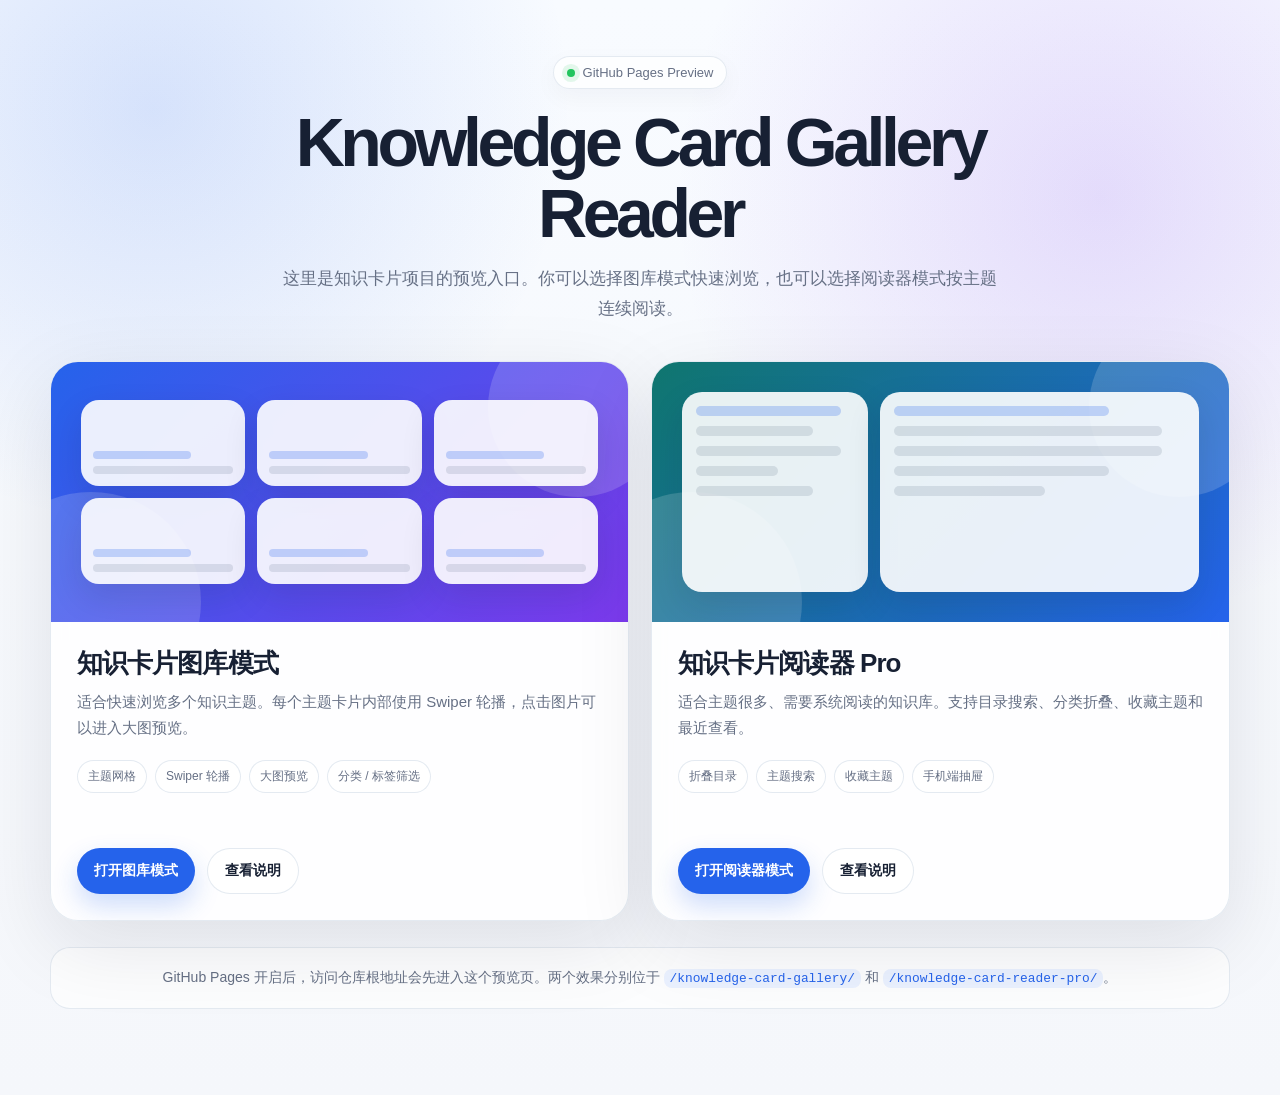
<file: index.html>
<!DOCTYPE html>
<html lang="zh-CN">
<head>
  <meta charset="UTF-8" />
  <meta name="viewport" content="width=device-width, initial-scale=1.0" />
  <title>Knowledge Card Gallery Reader</title>
  <style>
    :root {
      --bg: #f5f7fb;
      --card: rgba(255, 255, 255, 0.86);
      --text: #172033;
      --muted: #667085;
      --line: rgba(226, 232, 240, 0.9);
      --primary: #2563eb;
      --primary-dark: #1d4ed8;
      --primary-soft: #eaf1ff;
      --purple: #7c3aed;
      --shadow: 0 24px 80px rgba(15, 23, 42, 0.10);
      --radius: 28px;
    }

    * {
      box-sizing: border-box;
    }

    html,
    body {
      min-height: 100%;
    }

    body {
      margin: 0;
      font-family: -apple-system, BlinkMacSystemFont, "Segoe UI", "Microsoft YaHei", Arial, sans-serif;
      color: var(--text);
      background:
        radial-gradient(circle at 12% 10%, rgba(37, 99, 235, 0.16), transparent 28%),
        radial-gradient(circle at 86% 18%, rgba(124, 58, 237, 0.16), transparent 30%),
        linear-gradient(180deg, #f8fbff 0%, var(--bg) 100%);
      overflow-x: hidden;
    }

    a {
      color: inherit;
      text-decoration: none;
    }

    .page {
      width: min(1180px, calc(100% - 32px));
      margin: 0 auto;
      padding: 56px 0 72px;
    }

    .hero {
      text-align: center;
      margin-bottom: 34px;
    }

    .badge {
      display: inline-flex;
      align-items: center;
      gap: 8px;
      padding: 8px 13px;
      border: 1px solid var(--line);
      border-radius: 999px;
      background: rgba(255, 255, 255, 0.72);
      color: var(--muted);
      font-size: 13px;
      box-shadow: 0 8px 24px rgba(15, 23, 42, 0.04);
      backdrop-filter: blur(12px);
      -webkit-backdrop-filter: blur(12px);
    }

    .badge::before {
      content: "";
      width: 8px;
      height: 8px;
      border-radius: 50%;
      background: #22c55e;
      box-shadow: 0 0 0 5px rgba(34, 197, 94, 0.12);
    }

    h1 {
      margin: 18px auto 14px;
      max-width: 860px;
      font-size: clamp(34px, 6vw, 68px);
      line-height: 1.05;
      letter-spacing: -0.065em;
    }

    .hero p {
      max-width: 720px;
      margin: 0 auto;
      color: var(--muted);
      font-size: 17px;
      line-height: 1.8;
    }

    .preview-grid {
      display: grid;
      grid-template-columns: repeat(2, minmax(0, 1fr));
      gap: 22px;
      margin-top: 36px;
    }

    .preview-card {
      position: relative;
      overflow: hidden;
      min-height: 560px;
      display: grid;
      grid-template-rows: 260px 1fr;
      border: 1px solid var(--line);
      border-radius: var(--radius);
      background: var(--card);
      box-shadow: var(--shadow);
      backdrop-filter: blur(16px);
      -webkit-backdrop-filter: blur(16px);
      transition: transform 0.22s ease, box-shadow 0.22s ease, border-color 0.22s ease;
    }

    .preview-card:hover {
      transform: translateY(-6px);
      border-color: rgba(37, 99, 235, 0.28);
      box-shadow: 0 30px 90px rgba(15, 23, 42, 0.14);
    }

    .mockup {
      position: relative;
      overflow: hidden;
      background: linear-gradient(135deg, #2563eb, #7c3aed);
    }

    .mockup.reader {
      background: linear-gradient(135deg, #0f766e, #2563eb);
    }

    .mockup::before,
    .mockup::after {
      content: "";
      position: absolute;
      border-radius: 999px;
      background: rgba(255, 255, 255, 0.16);
    }

    .mockup::before {
      width: 180px;
      height: 180px;
      right: -40px;
      top: -45px;
    }

    .mockup::after {
      width: 220px;
      height: 220px;
      left: -70px;
      bottom: -90px;
    }

    .gallery-ui,
    .reader-ui {
      position: absolute;
      inset: 30px;
      z-index: 2;
      display: grid;
      gap: 12px;
    }

    .gallery-ui {
      grid-template-columns: repeat(3, 1fr);
      align-content: center;
    }

    .mini-card {
      min-height: 86px;
      border-radius: 18px;
      background: rgba(255, 255, 255, 0.9);
      box-shadow: 0 14px 34px rgba(15, 23, 42, 0.12);
      padding: 12px;
      display: grid;
      align-content: end;
      gap: 7px;
    }

    .mini-card span {
      display: block;
      height: 8px;
      border-radius: 999px;
      background: rgba(100, 116, 139, 0.18);
    }

    .mini-card span:first-child {
      width: 70%;
      background: rgba(37, 99, 235, 0.24);
    }

    .reader-ui {
      grid-template-columns: 36% 1fr;
      align-items: stretch;
    }

    .reader-side,
    .reader-main {
      border-radius: 20px;
      background: rgba(255, 255, 255, 0.9);
      box-shadow: 0 14px 34px rgba(15, 23, 42, 0.12);
      padding: 14px;
      display: grid;
      gap: 10px;
      align-content: start;
    }

    .line {
      display: block;
      height: 10px;
      border-radius: 999px;
      background: rgba(100, 116, 139, 0.18);
    }

    .line.primary {
      background: rgba(37, 99, 235, 0.24);
    }

    .line.short { width: 52%; }
    .line.mid { width: 74%; }
    .line.long { width: 92%; }

    .content {
      padding: 26px;
      display: grid;
      align-content: space-between;
      gap: 24px;
    }

    .content h2 {
      margin: 0 0 10px;
      font-size: 26px;
      line-height: 1.2;
      letter-spacing: -0.035em;
    }

    .content p {
      margin: 0;
      color: var(--muted);
      line-height: 1.75;
      font-size: 15px;
    }

    .features {
      display: flex;
      flex-wrap: wrap;
      gap: 8px;
      margin-top: 18px;
    }

    .tag {
      display: inline-flex;
      align-items: center;
      padding: 7px 10px;
      border-radius: 999px;
      border: 1px solid var(--line);
      background: #fff;
      color: var(--muted);
      font-size: 12px;
    }

    .actions {
      display: flex;
      align-items: center;
      gap: 12px;
      flex-wrap: wrap;
    }

    .btn {
      display: inline-flex;
      align-items: center;
      justify-content: center;
      gap: 8px;
      min-height: 46px;
      padding: 0 17px;
      border-radius: 999px;
      font-weight: 800;
      font-size: 14px;
      transition: transform 0.18s ease, box-shadow 0.18s ease, background 0.18s ease;
    }

    .btn.primary {
      background: var(--primary);
      color: #fff;
      box-shadow: 0 12px 26px rgba(37, 99, 235, 0.22);
    }

    .btn.primary:hover {
      background: var(--primary-dark);
      transform: translateY(-2px);
      box-shadow: 0 16px 34px rgba(37, 99, 235, 0.28);
    }

    .btn.ghost {
      border: 1px solid var(--line);
      background: #fff;
      color: var(--text);
    }

    .btn.ghost:hover {
      transform: translateY(-2px);
      box-shadow: 0 12px 26px rgba(15, 23, 42, 0.08);
    }

    .footer-note {
      margin-top: 26px;
      padding: 18px 20px;
      border: 1px solid var(--line);
      border-radius: 20px;
      background: rgba(255, 255, 255, 0.72);
      color: var(--muted);
      line-height: 1.7;
      font-size: 14px;
      text-align: center;
    }

    code {
      padding: 2px 6px;
      border-radius: 8px;
      background: var(--primary-soft);
      color: var(--primary);
      font-family: ui-monospace, SFMono-Regular, Menlo, Consolas, monospace;
      font-size: 0.92em;
    }

    @media (max-width: 860px) {
      .page {
        width: min(100% - 24px, 680px);
        padding: 34px 0 46px;
      }

      .preview-grid {
        grid-template-columns: 1fr;
      }

      .preview-card {
        min-height: auto;
        grid-template-rows: 220px auto;
      }

      .gallery-ui {
        inset: 22px;
      }

      .reader-ui {
        inset: 22px;
      }

      .content {
        padding: 22px;
      }
    }

    @media (max-width: 520px) {
      h1 {
        font-size: 36px;
      }

      .hero p {
        font-size: 15px;
      }

      .gallery-ui {
        grid-template-columns: repeat(2, 1fr);
      }

      .preview-card {
        grid-template-rows: 200px auto;
        border-radius: 22px;
      }

      .reader-ui {
        grid-template-columns: 1fr;
      }

      .reader-side {
        display: none;
      }

      .actions {
        display: grid;
      }

      .btn {
        width: 100%;
      }
    }
  </style>
</head>
<body>
  <main class="page">
    <section class="hero">
      <div class="badge">GitHub Pages Preview</div>
      <h1>Knowledge Card Gallery Reader</h1>
      <p>这里是知识卡片项目的预览入口。你可以选择图库模式快速浏览，也可以选择阅读器模式按主题连续阅读。</p>
    </section>

    <section class="preview-grid" aria-label="预览入口">
      <article class="preview-card">
        <div class="mockup" aria-hidden="true">
          <div class="gallery-ui">
            <div class="mini-card"><span></span><span></span></div>
            <div class="mini-card"><span></span><span></span></div>
            <div class="mini-card"><span></span><span></span></div>
            <div class="mini-card"><span></span><span></span></div>
            <div class="mini-card"><span></span><span></span></div>
            <div class="mini-card"><span></span><span></span></div>
          </div>
        </div>
        <div class="content">
          <div>
            <h2>知识卡片图库模式</h2>
            <p>适合快速浏览多个知识主题。每个主题卡片内部使用 Swiper 轮播，点击图片可以进入大图预览。</p>
            <div class="features">
              <span class="tag">主题网格</span>
              <span class="tag">Swiper 轮播</span>
              <span class="tag">大图预览</span>
              <span class="tag">分类 / 标签筛选</span>
            </div>
          </div>
          <div class="actions">
            <a class="btn primary" href="./knowledge-card-gallery/">打开图库模式</a>
            <a class="btn ghost" href="./knowledge-card-gallery/README.md">查看说明</a>
          </div>
        </div>
      </article>

      <article class="preview-card">
        <div class="mockup reader" aria-hidden="true">
          <div class="reader-ui">
            <div class="reader-side">
              <span class="line primary long"></span>
              <span class="line mid"></span>
              <span class="line long"></span>
              <span class="line short"></span>
              <span class="line mid"></span>
            </div>
            <div class="reader-main">
              <span class="line primary mid"></span>
              <span class="line long"></span>
              <span class="line long"></span>
              <span class="line mid"></span>
              <span class="line short"></span>
            </div>
          </div>
        </div>
        <div class="content">
          <div>
            <h2>知识卡片阅读器 Pro</h2>
            <p>适合主题很多、需要系统阅读的知识库。支持目录搜索、分类折叠、收藏主题和最近查看。</p>
            <div class="features">
              <span class="tag">折叠目录</span>
              <span class="tag">主题搜索</span>
              <span class="tag">收藏主题</span>
              <span class="tag">手机端抽屉</span>
            </div>
          </div>
          <div class="actions">
            <a class="btn primary" href="./knowledge-card-reader-pro/">打开阅读器模式</a>
            <a class="btn ghost" href="./knowledge-card-reader-pro/README.md">查看说明</a>
          </div>
        </div>
      </article>
    </section>

    <p class="footer-note">
      GitHub Pages 开启后，访问仓库根地址会先进入这个预览页。两个效果分别位于
      <code>/knowledge-card-gallery/</code> 和 <code>/knowledge-card-reader-pro/</code>。
    </p>
  </main>
</body>
</html>
</file>
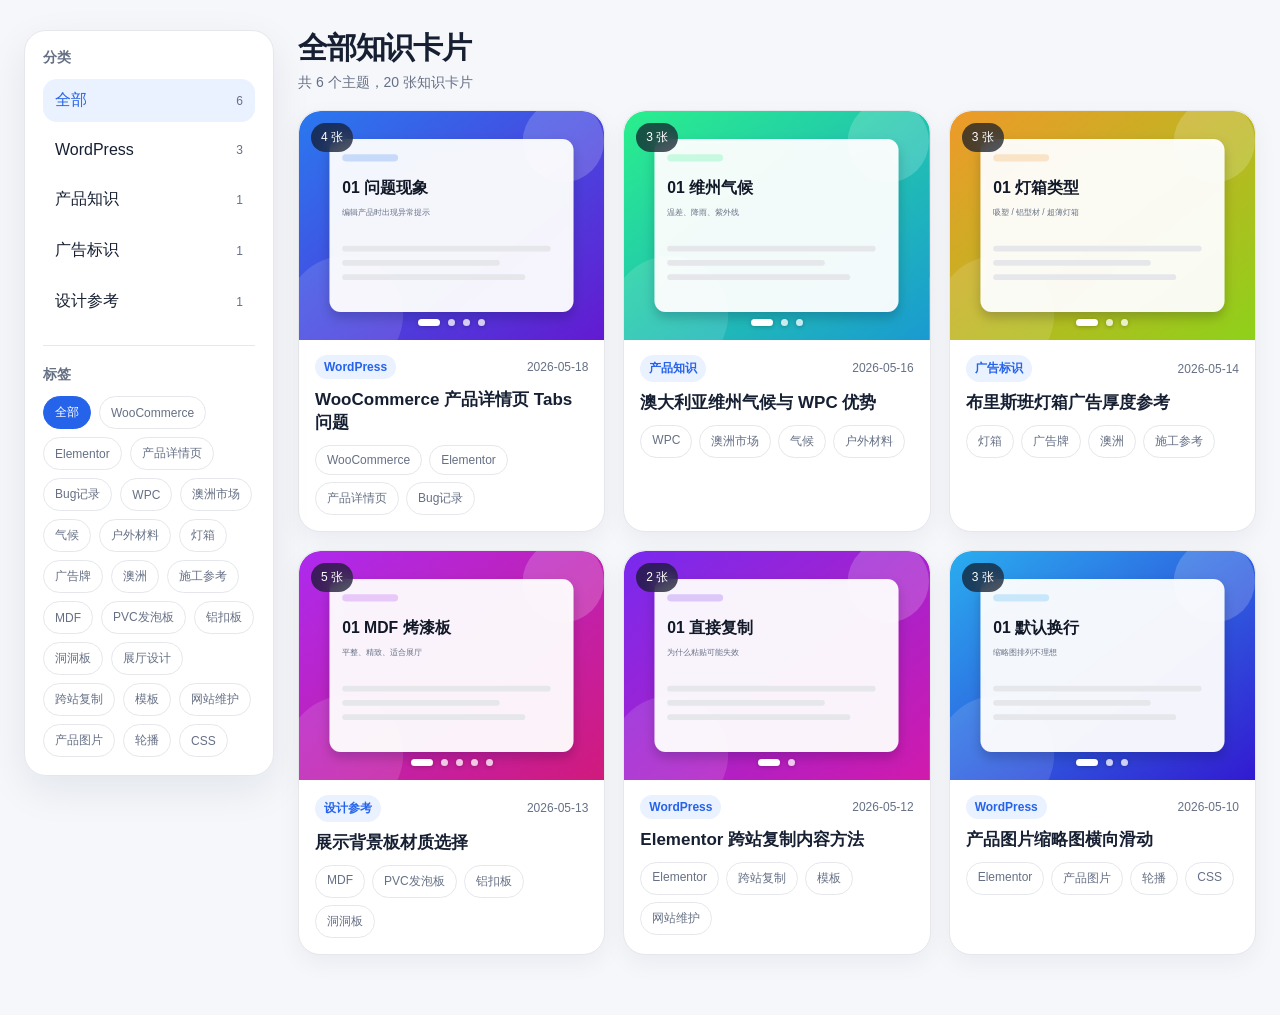
<file: knowledge-card-gallery/index.html>
<!DOCTYPE html>
<html lang="zh-CN">
<head>
  <meta charset="UTF-8" />
  <meta name="viewport" content="width=device-width, initial-scale=1.0" />
  <title>知识卡片图库</title>

  <!-- Swiper 固定版本 CDN -->
  <link rel="stylesheet" href="css/swiper-bundle.min.css" />
  <link rel="stylesheet" href="css/style.css" />
</head>
<body>
  <div class="page">
    <aside class="sidebar">
      <section class="side-section">
        <h2 class="side-title">分类</h2>
        <div id="categoryList" class="filter-list"></div>
      </section>

      <section class="side-section">
        <h2 class="side-title">标签</h2>
        <div id="tagCloud" class="tag-cloud"></div>
      </section>
    </aside>

    <main class="main">
      <div class="main-head">
        <div>
          <h1 id="pageTitle">全部知识卡片</h1>
          <p id="resultText">正在载入知识卡片...</p>
        </div>
      </div>

      <div id="mobileFilters" class="mobile-filters"></div>
      <section id="grid" class="grid"></section>

      <div id="empty" class="empty">
        <div>
          <h3>没有找到相关知识卡片</h3>
          <p>可以切换分类或标签查看。</p>
        </div>
      </div>
    </main>
  </div>

  <div id="lightbox" class="lightbox" role="dialog" aria-modal="true">
    <div class="lightbox-top">
      <div class="lightbox-title">
        <h2 id="lightboxTitle"></h2>
        <p id="lightboxMeta"></p>
      </div>
      <button class="close-btn" id="closeLightbox" aria-label="关闭">
        <span class="sr-only">关闭</span>
      </button>
    </div>

    <div class="swiper lightbox-swiper" id="lightboxSwiper">
      <div class="swiper-wrapper" id="lightboxWrapper"></div>
      <div class="swiper-button-prev"></div>
      <div class="swiper-button-next"></div>
    </div>

    <div class="lightbox-bottom">
      <div class="swiper-pagination lightbox-pagination"></div>
    </div>
  </div>

  <script src="js/swiper-bundle.min.js"></script>
  <script src="js/main.js"></script>
</body>
</html>
</file>
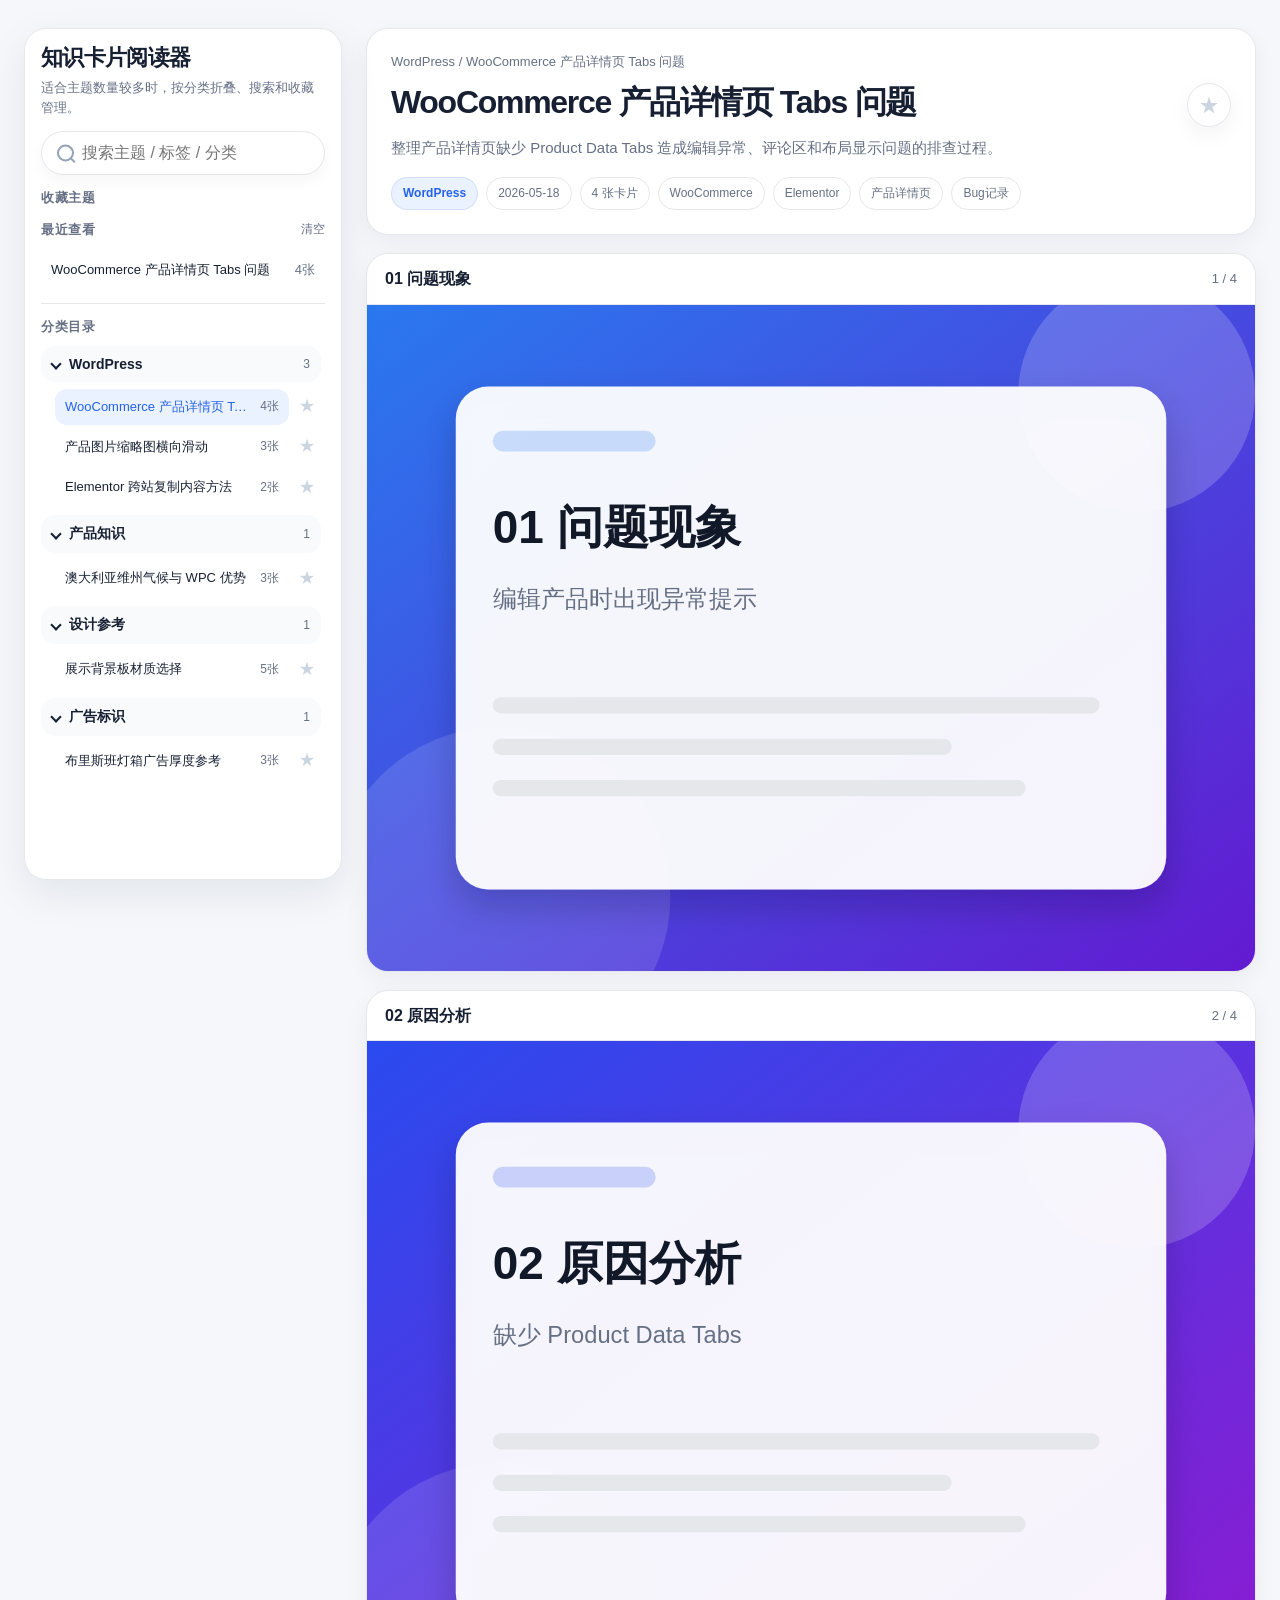
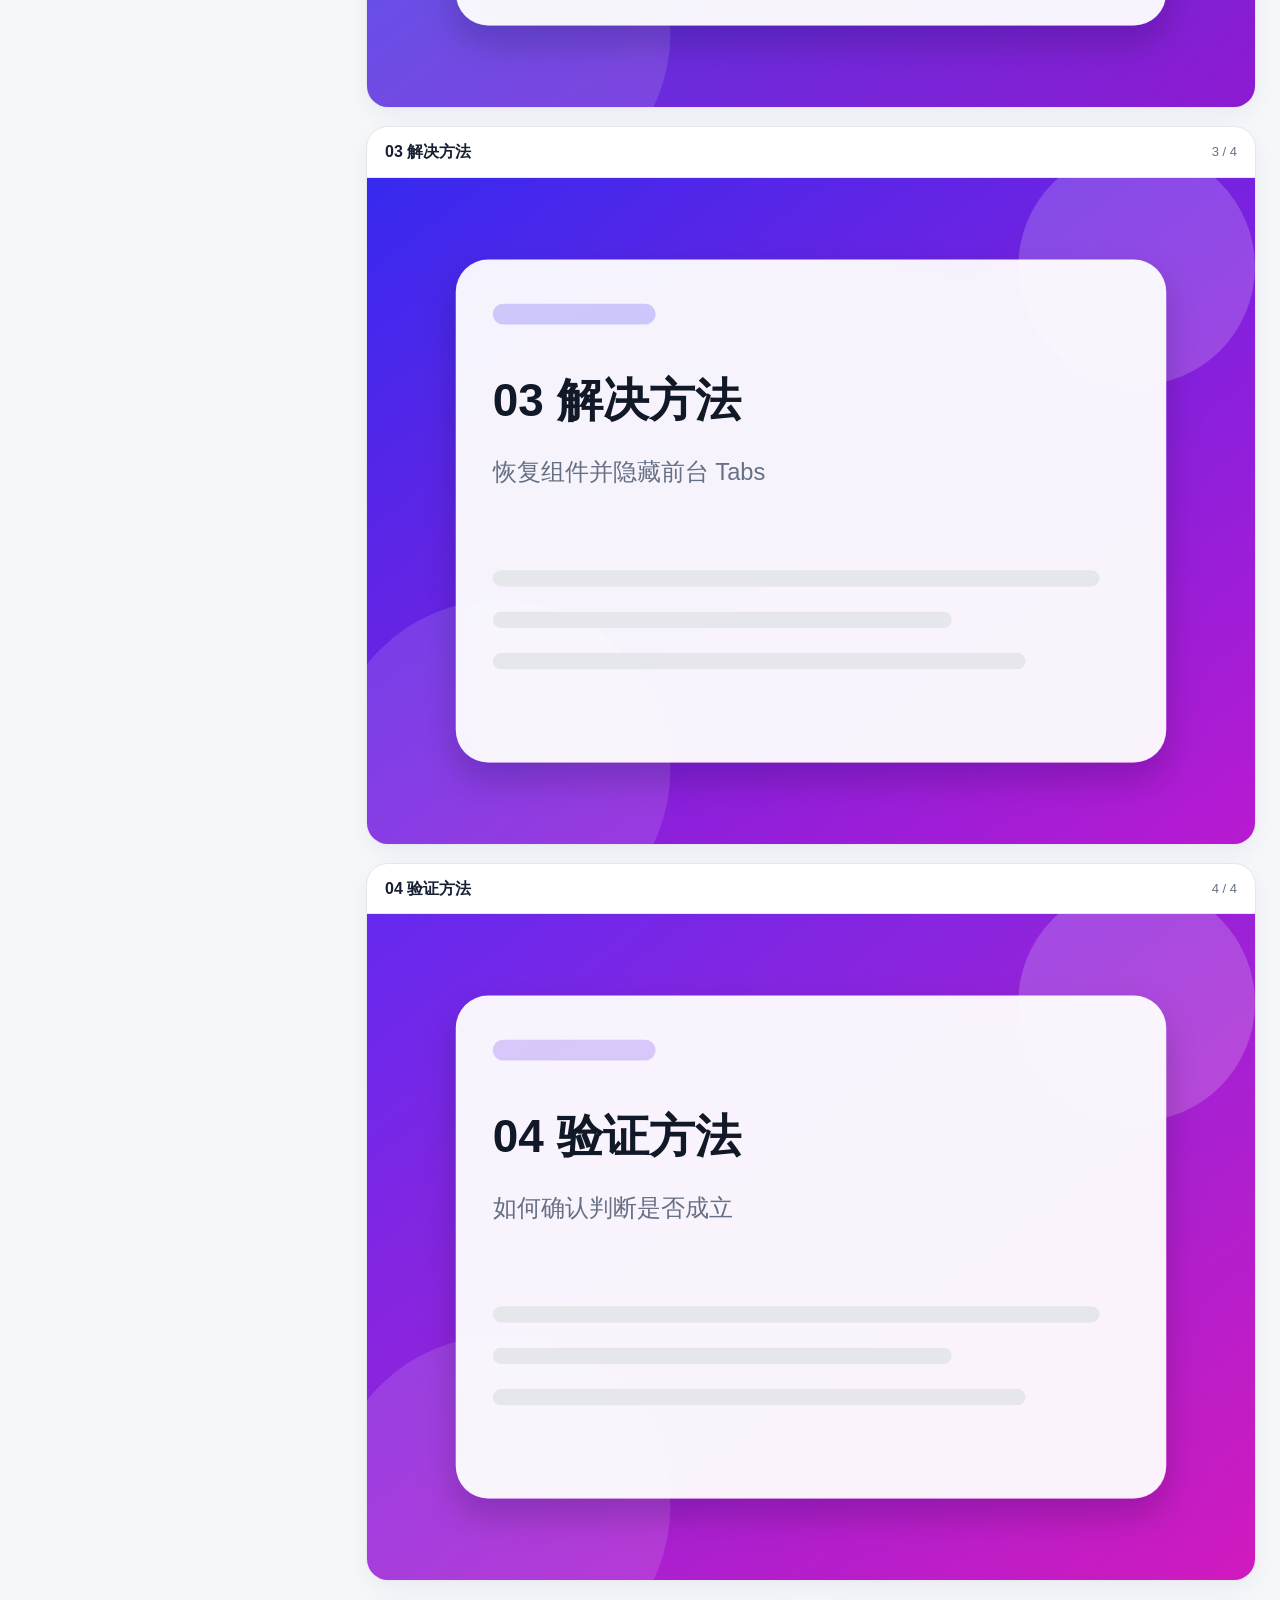
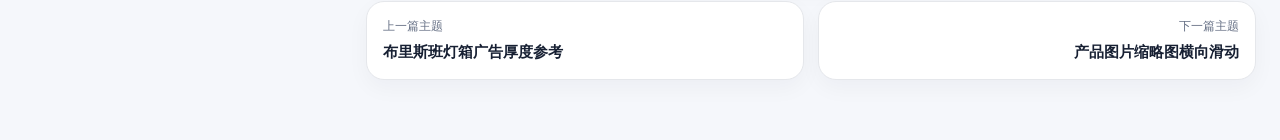
<file: knowledge-card-reader-pro/index.html>
<!DOCTYPE html>
<html lang="zh-CN">
<head>
  <meta charset="UTF-8" />
  <meta name="viewport" content="width=device-width, initial-scale=1.0" />
  <title>知识卡片阅读器 Pro</title>
  <link rel="stylesheet" href="css/style.css" />
</head>
<body>
  <header class="mobile-topbar">
    <button class="menu-btn" id="openDrawer" aria-label="打开目录"><span></span></button>
    <div class="mobile-title">
      <strong id="mobileCurrentTitle">知识卡片阅读器</strong>
      <span id="mobileCurrentMeta">目录 / 阅读模式</span>
    </div>
    <button class="icon-btn" id="mobileFavBtn" aria-label="收藏当前主题">★</button>
  </header>

  <div class="drawer-backdrop" id="drawerBackdrop"></div>

  <div class="page">
    <aside class="sidebar-shell" id="sidebarShell">
      <nav class="sidebar" aria-label="知识卡片目录">
        <div class="sidebar-head">
          <h1>知识卡片阅读器</h1>
          <p>适合主题数量较多时，按分类折叠、搜索和收藏管理。</p>
        </div>

        <div class="search-wrap">
          <input id="catalogSearch" type="search" placeholder="搜索主题 / 标签 / 分类" />
        </div>

        <section class="quick-section">
          <div class="quick-row">
            <h2 class="section-title">收藏主题</h2>
          </div>
          <div id="favoriteList" class="quick-list empty"></div>

          <div class="quick-row">
            <h2 class="section-title">最近查看</h2>
            <button class="clear-btn" id="clearRecent">清空</button>
          </div>
          <div id="recentList" class="quick-list empty"></div>
        </section>

        <section class="catalog">
          <div class="quick-row" style="margin-bottom: 10px;">
            <h2 class="section-title">分类目录</h2>
          </div>
          <div class="catalog-scroll" id="catalogTree"></div>
        </section>
      </nav>
    </aside>

    <main class="reader">
      <section class="reader-head">
        <div class="breadcrumb" id="breadcrumb">全部 / 当前主题</div>
        <div class="reader-title-row">
          <div>
            <h2 id="readerTitle"></h2>
            <p id="readerDesc" class="reader-desc"></p>
          </div>
          <button class="reader-fav" id="readerFavBtn" aria-label="收藏当前主题">★</button>
        </div>
        <div class="meta-line" id="readerMeta"></div>
      </section>

      <section class="card-stack" id="cardStack"></section>

      <nav class="reader-nav">
        <button class="nav-card prev" id="prevTopicBtn">
          <small>上一篇主题</small>
          <strong id="prevTopicText"></strong>
        </button>
        <button class="nav-card next" id="nextTopicBtn">
          <small>下一篇主题</small>
          <strong id="nextTopicText"></strong>
        </button>
      </nav>
    </main>
  </div>

  <div class="lightbox" id="lightbox" role="dialog" aria-modal="true">
    <div class="lightbox-top">
      <div class="lightbox-title">
        <strong id="lightboxTitle"></strong>
        <span id="lightboxMeta"></span>
      </div>
      <button class="close-btn" id="closeLightbox" aria-label="关闭">
        <span class="sr-only">关闭</span>
      </button>
    </div>

    <div class="lightbox-stage">
      <button class="lightbox-arrow prev" id="prevImage" aria-label="上一张"></button>
      <img id="lightboxImg" alt="知识卡片大图" />
      <button class="lightbox-arrow next" id="nextImage" aria-label="下一张"></button>
    </div>

    <div class="lightbox-bottom">点击图片可放大，左右方向键切换，ESC 关闭</div>
  </div>

  
  <script src="js/main.js"></script>
</body>
</html>
</file>
<file: knowledge-card-gallery/css/style.css>
:root {
  --bg: #f5f7fb;
  --card: #ffffff;
  --text: #172033;
  --muted: #667085;
  --line: #e5e7eb;
  --primary: #2563eb;
  --primary-soft: #eaf1ff;
  --shadow: 0 14px 40px rgba(15, 23, 42, 0.08);
  --radius: 22px;
}

* {
  box-sizing: border-box;
}

html,
body {
  width: 100%;
  min-height: 100%;
}

body {
  margin: 0;
  font-family: -apple-system, BlinkMacSystemFont, "Segoe UI", "Microsoft YaHei", Arial, sans-serif;
  background: var(--bg);
  color: var(--text);
  overflow-x: hidden;
}

button {
  font: inherit;
  -webkit-tap-highlight-color: transparent;
}

.sr-only {
  position: absolute;
  width: 1px;
  height: 1px;
  padding: 0;
  margin: -1px;
  overflow: hidden;
  clip: rect(0, 0, 0, 0);
  white-space: nowrap;
  border: 0;
}

.page {
  width: 100%;
  max-width: 1380px;
  margin: 0 auto;
  padding: 30px 24px 60px;
  display: grid;
  grid-template-columns: 250px minmax(0, 1fr);
  gap: 24px;
}

.sidebar {
  position: sticky;
  top: 24px;
  align-self: start;
  background: var(--card);
  border: 1px solid var(--line);
  border-radius: var(--radius);
  box-shadow: var(--shadow);
  padding: 18px;
}

.side-section + .side-section {
  margin-top: 22px;
  padding-top: 20px;
  border-top: 1px solid var(--line);
}

.side-title {
  margin: 0 0 12px;
  font-size: 14px;
  color: var(--muted);
  font-weight: 700;
}

.filter-list {
  display: grid;
  gap: 8px;
}

.filter-btn {
  width: 100%;
  border: 0;
  cursor: pointer;
  border-radius: 14px;
  background: transparent;
  padding: 11px 12px;
  display: flex;
  justify-content: space-between;
  align-items: center;
  color: var(--text);
  transition: 0.2s ease;
}

.filter-btn:hover,
.filter-btn.active {
  background: var(--primary-soft);
  color: var(--primary);
}

.count {
  color: var(--muted);
  font-size: 12px;
}

.tag-cloud {
  display: flex;
  flex-wrap: wrap;
  gap: 8px;
}

.tag-btn,
.pill {
  border: 1px solid var(--line);
  background: #fff;
  color: var(--muted);
  border-radius: 999px;
  padding: 7px 11px;
  font-size: 12px;
}

.tag-btn {
  cursor: pointer;
  transition: 0.2s ease;
  white-space: nowrap;
}

.tag-btn:hover,
.tag-btn.active {
  background: var(--primary);
  border-color: var(--primary);
  color: #fff;
}

.main {
  min-width: 0;
}

.main-head {
  display: flex;
  justify-content: space-between;
  align-items: end;
  gap: 16px;
  margin-bottom: 18px;
}

.main-head h1 {
  margin: 0;
  font-size: 30px;
  line-height: 1.2;
  letter-spacing: -0.04em;
}

.main-head p {
  margin: 8px 0 0;
  color: var(--muted);
  font-size: 14px;
}

.mobile-filters {
  display: none;
  gap: 10px;
  overflow-x: auto;
  padding: 2px 2px 16px;
  margin: 0 -2px;
  scrollbar-width: none;
  scroll-snap-type: x proximity;
  -webkit-overflow-scrolling: touch;
}

.mobile-filters::-webkit-scrollbar {
  display: none;
}

.mobile-filters .tag-btn {
  scroll-snap-align: start;
  flex: 0 0 auto;
}

.grid {
  display: grid;
  grid-template-columns: repeat(3, minmax(0, 1fr));
  gap: 18px;
}

.topic-card {
  min-width: 0;
  overflow: hidden;
  border: 1px solid var(--line);
  background: var(--card);
  border-radius: var(--radius);
  box-shadow: 0 8px 24px rgba(15, 23, 42, 0.05);
  transition: transform 0.22s ease, box-shadow 0.22s ease, border-color 0.22s ease;
}

.topic-card:hover {
  transform: translateY(-5px);
  box-shadow: var(--shadow);
  border-color: rgba(37, 99, 235, 0.28);
}

.card-swiper-wrap {
  position: relative;
  background: #e5e7eb;
  overflow: hidden;
  border-radius: var(--radius) var(--radius) 0 0;
}

.card-swiper {
  width: 100%;
  aspect-ratio: 4 / 3;
  overflow: hidden;
}

.card-swiper .swiper-slide {
  background: #e5e7eb;
  cursor: zoom-in;
}

.card-swiper img {
  width: 100%;
  height: 100%;
  object-fit: cover;
  display: block;
  user-select: none;
}

.image-count {
  position: absolute;
  left: 12px;
  top: 12px;
  z-index: 4;
  background: rgba(17, 24, 39, 0.72);
  color: #fff;
  border-radius: 999px;
  padding: 6px 10px;
  font-size: 12px;
  backdrop-filter: blur(8px);
  -webkit-backdrop-filter: blur(8px);
  pointer-events: none;
}

.zoom-hint {
  position: absolute;
  right: 12px;
  top: 12px;
  z-index: 4;
  background: rgba(255, 255, 255, 0.92);
  color: var(--text);
  border-radius: 999px;
  padding: 6px 10px;
  font-size: 12px;
  backdrop-filter: blur(8px);
  -webkit-backdrop-filter: blur(8px);
  pointer-events: none;
  opacity: 0;
  transform: translateY(-4px);
  transition: 0.2s ease;
}

.topic-card:hover .zoom-hint {
  opacity: 1;
  transform: translateY(0);
}

.card-swiper .swiper-button-prev,
.card-swiper .swiper-button-next {
  width: 38px;
  height: 38px;
  margin-top: 0;
  transform: translateY(-50%);
  border-radius: 999px;
  border: 1px solid rgba(255, 255, 255, 0.24);
  background: rgba(15, 23, 42, 0.36);
  color: #fff;
  box-shadow: 0 10px 24px rgba(15, 23, 42, 0.16);
  backdrop-filter: blur(10px);
  -webkit-backdrop-filter: blur(10px);
  opacity: 0;
  transition: opacity 0.2s ease, background 0.2s ease, transform 0.2s ease;
  z-index: 8;
  overflow: hidden;
}

.card-swiper .swiper-button-prev {
  left: 14px;
}

.card-swiper .swiper-button-next {
  right: 14px;
}

.topic-card:hover .card-swiper .swiper-button-prev,
.topic-card:hover .card-swiper .swiper-button-next,
.card-swiper .swiper-button-prev:focus-visible,
.card-swiper .swiper-button-next:focus-visible {
  opacity: 1;
}

.card-swiper .swiper-button-prev:hover,
.card-swiper .swiper-button-next:hover {
  background: rgba(15, 23, 42, 0.58);
  transform: translateY(-50%) scale(1.05);
}

.card-swiper .swiper-button-prev:active,
.card-swiper .swiper-button-next:active {
  transform: translateY(-50%) scale(0.96);
}

/* 隐藏 Swiper 默认箭头图标，只使用 CSS 绘制图标，避免本地 file:// 打开时请求 SVG 图标导致 CORS 报错 */
.card-swiper .swiper-button-prev::after,
.card-swiper .swiper-button-next::after,
.lightbox-swiper .swiper-button-prev::after,
.lightbox-swiper .swiper-button-next::after {
  content: none !important;
  display: none !important;
}

.card-swiper .swiper-button-prev svg,
.card-swiper .swiper-button-next svg,
.lightbox-swiper .swiper-button-prev svg,
.lightbox-swiper .swiper-button-next svg {
  display: none !important;
}

.card-swiper .swiper-button-prev::before,
.card-swiper .swiper-button-next::before,
.lightbox-swiper .swiper-button-prev::before,
.lightbox-swiper .swiper-button-next::before {
  content: "";
  display: block;
  border-top: solid currentColor;
  border-right: solid currentColor;
  border-radius: 1px;
}

.card-swiper .swiper-button-prev::before,
.card-swiper .swiper-button-next::before {
  width: 11px;
  height: 11px;
  border-top-width: 2.3px;
  border-right-width: 2.3px;
}

.card-swiper .swiper-button-prev::before {
  transform: rotate(-135deg);
  margin-left: 4px;
}

.card-swiper .swiper-button-next::before {
  transform: rotate(45deg);
  margin-right: 4px;
}

.card-swiper .swiper-button-disabled {
  display: none;
}

.card-swiper .swiper-pagination {
  bottom: 11px;
  line-height: 1;
}

.card-swiper .swiper-pagination-bullet {
  width: 7px;
  height: 7px;
  background: rgba(255, 255, 255, 0.76);
  opacity: 1;
  box-shadow: 0 1px 4px rgba(0, 0, 0, 0.22);
  transition: width 0.2s ease, background 0.2s ease;
}

.card-swiper .swiper-pagination-bullet-active {
  width: 22px;
  border-radius: 999px;
  background: #fff;
}

.card-body {
  padding: 15px 16px 16px;
}

.meta-row {
  display: flex;
  justify-content: space-between;
  gap: 10px;
  align-items: center;
  margin-bottom: 10px;
}

.category {
  color: var(--primary);
  background: var(--primary-soft);
  border-radius: 999px;
  padding: 5px 9px;
  font-size: 12px;
  font-weight: 700;
  white-space: nowrap;
}

.date {
  color: var(--muted);
  font-size: 12px;
  white-space: nowrap;
}

.topic-card h2 {
  margin: 0 0 10px;
  font-size: 17px;
  line-height: 1.35;
}

.tag-row {
  display: flex;
  flex-wrap: wrap;
  gap: 7px;
}

.empty {
  min-height: 320px;
  border: 1px dashed #cbd5e1;
  border-radius: var(--radius);
  display: none;
  place-items: center;
  text-align: center;
  color: var(--muted);
  background: rgba(255, 255, 255, 0.65);
}

.empty.show {
  display: grid;
}

.lightbox {
  position: fixed;
  inset: 0;
  z-index: 100;
  display: none;
  background: rgba(15, 23, 42, 0.84);
  backdrop-filter: blur(12px);
  -webkit-backdrop-filter: blur(12px);
  padding: 20px;
}

.lightbox.show {
  display: grid;
  grid-template-rows: auto minmax(0, 1fr) auto;
  gap: 14px;
}

.lightbox-top,
.lightbox-swiper,
.lightbox-bottom {
  width: min(1180px, 100%);
}

.lightbox-top {
  margin: 0 auto;
  display: flex;
  justify-content: space-between;
  align-items: center;
  gap: 18px;
  color: #fff;
}

.lightbox-title {
  min-width: 0;
}

.lightbox-title h2 {
  margin: 0;
  font-size: 18px;
  line-height: 1.35;
}

.lightbox-title p {
  margin: 4px 0 0;
  color: rgba(255, 255, 255, 0.72);
  font-size: 13px;
}

.close-btn {
  position: relative;
  width: 46px;
  height: 46px;
  border-radius: 999px;
  border: 1px solid rgba(255, 255, 255, 0.22);
  background: rgba(255, 255, 255, 0.1);
  color: #fff;
  cursor: pointer;
  flex: 0 0 auto;
  font-size: 0;
  box-shadow: 0 14px 34px rgba(0, 0, 0, 0.18);
  backdrop-filter: blur(12px);
  -webkit-backdrop-filter: blur(12px);
  transition: background 0.2s ease, border-color 0.2s ease, transform 0.2s ease;
}

.close-btn:hover {
  border-color: rgba(255, 255, 255, 0.34);
  background: rgba(255, 255, 255, 0.2);
  transform: scale(1.05);
}

.close-btn:active {
  transform: scale(0.96);
}

.close-btn::before,
.close-btn::after {
  content: "";
  position: absolute;
  left: 50%;
  top: 50%;
  width: 17px;
  height: 2.2px;
  background: #fff;
  border-radius: 999px;
  transform-origin: center;
}

.close-btn::before {
  transform: translate(-50%, -50%) rotate(45deg);
}

.close-btn::after {
  transform: translate(-50%, -50%) rotate(-45deg);
}

.lightbox-swiper {
  height: 100%;
  min-height: 0;
  margin: 0 auto;
  border-radius: 18px;
}

.lightbox-swiper .swiper-slide {
  display: flex;
  align-items: center;
  justify-content: center;
  overflow: hidden;
}

.lightbox-swiper .swiper-zoom-container {
  width: 100%;
  height: 100%;
  cursor: zoom-in;
}

.lightbox-swiper .swiper-zoom-container img {
  max-width: 100%;
  max-height: 100%;
  object-fit: contain;
  border-radius: 18px;
  box-shadow: 0 24px 80px rgba(0, 0, 0, 0.42);
  background: #fff;
  user-select: none;
}

.lightbox-swiper .swiper-button-prev,
.lightbox-swiper .swiper-button-next {
  width: 52px;
  height: 52px;
  margin-top: 0;
  transform: translateY(-50%);
  border-radius: 999px;
  border: 1px solid rgba(255, 255, 255, 0.22);
  background: rgba(255, 255, 255, 0.1);
  color: #fff;
  box-shadow: 0 14px 34px rgba(0, 0, 0, 0.22);
  backdrop-filter: blur(12px);
  -webkit-backdrop-filter: blur(12px);
  transition: background 0.2s ease, border-color 0.2s ease, transform 0.2s ease, opacity 0.2s ease;
  z-index: 8;
  overflow: hidden;
}

.lightbox-swiper .swiper-button-prev {
  left: 16px;
}

.lightbox-swiper .swiper-button-next {
  right: 16px;
}

.lightbox-swiper .swiper-button-prev:hover,
.lightbox-swiper .swiper-button-next:hover {
  border-color: rgba(255, 255, 255, 0.34);
  background: rgba(255, 255, 255, 0.2);
  transform: translateY(-50%) scale(1.05);
}

.lightbox-swiper .swiper-button-prev:active,
.lightbox-swiper .swiper-button-next:active {
  transform: translateY(-50%) scale(0.96);
}

.lightbox-swiper .swiper-button-prev::before,
.lightbox-swiper .swiper-button-next::before {
  width: 14px;
  height: 14px;
  border-top-width: 2.6px;
  border-right-width: 2.6px;
}

.lightbox-swiper .swiper-button-prev::before {
  transform: rotate(-135deg);
  margin-left: 5px;
}

.lightbox-swiper .swiper-button-next::before {
  transform: rotate(45deg);
  margin-right: 5px;
}

.lightbox-bottom {
  margin: 0 auto;
  min-height: 24px;
  display: flex;
  align-items: center;
  justify-content: center;
}

.lightbox-pagination .swiper-pagination-bullet {
  background: rgba(255, 255, 255, 0.52);
  opacity: 1;
}

.lightbox-pagination .swiper-pagination-bullet-active {
  width: 24px;
  border-radius: 999px;
  background: #fff;
}

@media (max-width: 1180px) {
  .grid {
    grid-template-columns: repeat(2, minmax(0, 1fr));
  }
}

@media (max-width: 860px) {
  .page {
    grid-template-columns: minmax(0, 1fr);
    padding: 20px 16px 44px;
  }

  .sidebar {
    display: none;
  }

  .mobile-filters {
    display: flex;
  }

  .main-head {
    align-items: start;
    flex-direction: column;
    margin-bottom: 16px;
  }

  .main-head h1 {
    font-size: 25px;
  }

  .topic-card:hover {
    transform: none;
  }

  .card-swiper .swiper-button-prev,
  .card-swiper .swiper-button-next {
    width: 34px;
    height: 34px;
    opacity: 1;
    background: rgba(15, 23, 42, 0.34);
  }

  .card-swiper .swiper-button-prev {
    left: 10px;
  }

  .card-swiper .swiper-button-next {
    right: 10px;
  }

  .card-swiper .swiper-button-prev::before,
  .card-swiper .swiper-button-next::before {
    width: 10px;
    height: 10px;
    border-top-width: 2.2px;
    border-right-width: 2.2px;
  }

  .zoom-hint {
    display: none;
  }
}

@media (max-width: 560px) {
  .page {
    padding: 18px 12px 36px;
  }

  .main-head h1 {
    font-size: 23px;
  }

  .main-head p {
    font-size: 13px;
  }

  .grid {
    grid-template-columns: minmax(0, 1fr);
    gap: 16px;
  }

  .topic-card {
    border-radius: 18px;
  }

  .card-swiper-wrap {
    border-radius: 18px 18px 0 0;
  }

  .card-swiper {
    aspect-ratio: 4 / 3;
  }

  .image-count {
    left: 10px;
    top: 10px;
    padding: 5px 9px;
    font-size: 12px;
  }

  .card-body {
    padding: 14px 16px 16px;
  }

  .topic-card h2 {
    font-size: 17px;
  }

  .tag-row {
    gap: 8px;
  }

  .pill {
    padding: 7px 10px;
  }

  .lightbox {
    padding: 10px;
  }

  .lightbox.show {
    gap: 10px;
  }

  .lightbox-title h2 {
    font-size: 16px;
  }

  .lightbox-title p {
    font-size: 12px;
  }

  .close-btn {
    width: 40px;
    height: 40px;
  }

  .close-btn::before,
  .close-btn::after {
    width: 16px;
  }

  .lightbox-swiper .swiper-button-prev,
  .lightbox-swiper .swiper-button-next {
    width: 44px;
    height: 44px;
  }

  .lightbox-swiper .swiper-button-prev {
    left: 8px;
  }

  .lightbox-swiper .swiper-button-next {
    right: 8px;
  }

  .lightbox-swiper .swiper-button-prev::before,
  .lightbox-swiper .swiper-button-next::before {
    width: 12px;
    height: 12px;
    border-top-width: 2.4px;
    border-right-width: 2.4px;
  }
}
</file>
<file: knowledge-card-reader-pro/css/style.css>
:root {
      --bg: #f5f7fb;
      --card: #ffffff;
      --text: #172033;
      --muted: #667085;
      --line: #e5e7eb;
      --primary: #2563eb;
      --primary-soft: #eaf1ff;
      --shadow: 0 14px 40px rgba(15, 23, 42, 0.08);
      --radius: 22px;
      --sidebar-width: 318px;
      --header-height: 64px;
    }

    * {
      box-sizing: border-box;
    }

    html,
    body {
      width: 100%;
      min-height: 100%;
      scroll-behavior: smooth;
    }

    body {
      margin: 0;
      background: var(--bg);
      color: var(--text);
      font-family: -apple-system, BlinkMacSystemFont, "Segoe UI", "Microsoft YaHei", Arial, sans-serif;
      overflow-x: hidden;
    }

    button,
    input {
      font: inherit;
      -webkit-tap-highlight-color: transparent;
    }

    button {
      cursor: pointer;
    }

    .sr-only {
      position: absolute;
      width: 1px;
      height: 1px;
      padding: 0;
      margin: -1px;
      overflow: hidden;
      clip: rect(0, 0, 0, 0);
      white-space: nowrap;
      border: 0;
    }

    .mobile-topbar {
      display: none;
      position: sticky;
      top: 0;
      z-index: 40;
      height: var(--header-height);
      padding: 0 14px;
      align-items: center;
      justify-content: space-between;
      gap: 12px;
      background: rgba(245, 247, 251, 0.9);
      backdrop-filter: blur(16px);
      -webkit-backdrop-filter: blur(16px);
      border-bottom: 1px solid rgba(229, 231, 235, 0.86);
    }

    .mobile-title {
      min-width: 0;
    }

    .mobile-title strong {
      display: block;
      font-size: 15px;
      line-height: 1.25;
      white-space: nowrap;
      overflow: hidden;
      text-overflow: ellipsis;
    }

    .mobile-title span {
      display: block;
      margin-top: 2px;
      color: var(--muted);
      font-size: 12px;
    }

    .menu-btn,
    .icon-btn {
      width: 42px;
      height: 42px;
      border: 1px solid var(--line);
      border-radius: 999px;
      background: #fff;
      color: var(--text);
      display: grid;
      place-items: center;
      box-shadow: 0 8px 22px rgba(15, 23, 42, 0.06);
    }

    .menu-btn span,
    .menu-btn::before,
    .menu-btn::after {
      content: "";
      display: block;
      width: 18px;
      height: 2px;
      border-radius: 999px;
      background: currentColor;
    }

    .menu-btn {
      gap: 4px;
    }

    .page {
      width: min(1440px, 100%);
      margin: 0 auto;
      padding: 28px 24px 60px;
      display: grid;
      grid-template-columns: var(--sidebar-width) minmax(0, 1fr);
      gap: 24px;
    }

    .sidebar-shell {
      position: sticky;
      top: 24px;
      align-self: start;
      height: calc(100vh - 48px);
      min-height: 560px;
      display: flex;
      min-width: 0;
    }

    .sidebar {
      width: 100%;
      min-height: 0;
      display: grid;
      grid-template-rows: auto auto auto minmax(0, 1fr);
      gap: 14px;
      background: var(--card);
      border: 1px solid var(--line);
      border-radius: var(--radius);
      box-shadow: var(--shadow);
      padding: 16px;
    }

    .sidebar-head h1 {
      margin: 0;
      font-size: 22px;
      line-height: 1.2;
      letter-spacing: -0.03em;
    }

    .sidebar-head p {
      margin: 7px 0 0;
      color: var(--muted);
      font-size: 13px;
      line-height: 1.5;
    }

    .search-wrap {
      position: relative;
    }

    .search-wrap input {
      width: 100%;
      height: 44px;
      border: 1px solid var(--line);
      border-radius: 999px;
      outline: none;
      padding: 0 40px;
      color: var(--text);
      background: #fff;
      box-shadow: 0 6px 16px rgba(15, 23, 42, 0.04);
    }

    .search-wrap input:focus {
      border-color: rgba(37, 99, 235, 0.42);
      box-shadow: 0 0 0 4px rgba(37, 99, 235, 0.08);
    }

    .search-wrap::before {
      content: "";
      position: absolute;
      left: 16px;
      top: 50%;
      width: 13px;
      height: 13px;
      border: 2px solid #94a3b8;
      border-radius: 50%;
      transform: translateY(-50%);
    }

    .search-wrap::after {
      content: "";
      position: absolute;
      left: 28px;
      top: 28px;
      width: 7px;
      height: 2px;
      border-radius: 999px;
      background: #94a3b8;
      transform: rotate(45deg);
    }

    .quick-section {
      display: grid;
      gap: 10px;
    }

    .quick-row {
      display: flex;
      justify-content: space-between;
      align-items: center;
      gap: 10px;
    }

    .section-title {
      margin: 0;
      font-size: 13px;
      color: var(--muted);
      font-weight: 800;
      letter-spacing: 0.04em;
    }

    .clear-btn {
      border: 0;
      background: transparent;
      color: var(--muted);
      font-size: 12px;
      padding: 4px 0;
    }

    .clear-btn:hover {
      color: var(--primary);
    }

    .quick-list {
      display: grid;
      gap: 6px;
    }

    .quick-list.empty {
      display: none;
    }

    .quick-topic-btn,
    .topic-btn {
      width: 100%;
      min-width: 0;
      border: 0;
      background: transparent;
      color: var(--text);
      border-radius: 14px;
      padding: 9px 10px;
      display: grid;
      grid-template-columns: minmax(0, 1fr) auto;
      gap: 8px;
      align-items: center;
      text-align: left;
      transition: 0.18s ease;
    }

    .quick-topic-btn:hover,
    .topic-btn:hover,
    .topic-btn.active {
      background: var(--primary-soft);
      color: var(--primary);
    }

    .quick-topic-btn span,
    .topic-title {
      white-space: nowrap;
      overflow: hidden;
      text-overflow: ellipsis;
      font-size: 13px;
      line-height: 1.4;
    }

    .mini-count {
      color: var(--muted);
      font-size: 12px;
      white-space: nowrap;
    }

    .catalog {
      min-height: 0;
      overflow: hidden;
      border-top: 1px solid var(--line);
      padding-top: 14px;
    }

    .catalog-scroll {
      height: 100%;
      overflow-y: auto;
      padding-right: 4px;
      scrollbar-width: thin;
      scrollbar-color: #cbd5e1 transparent;
    }

    .catalog-scroll::-webkit-scrollbar {
      width: 6px;
    }

    .catalog-scroll::-webkit-scrollbar-thumb {
      background: #cbd5e1;
      border-radius: 999px;
    }

    .category-block + .category-block {
      margin-top: 8px;
    }

    .category-toggle {
      width: 100%;
      border: 0;
      background: #f8fafc;
      color: var(--text);
      border-radius: 14px;
      padding: 10px 11px;
      display: grid;
      grid-template-columns: auto minmax(0, 1fr) auto;
      gap: 9px;
      align-items: center;
      text-align: left;
      transition: 0.18s ease;
    }

    .category-toggle:hover {
      background: var(--primary-soft);
      color: var(--primary);
    }

    .caret {
      width: 8px;
      height: 8px;
      border-right: 2px solid currentColor;
      border-bottom: 2px solid currentColor;
      transform: rotate(-45deg);
      transition: transform 0.18s ease;
    }

    .category-block.open .caret {
      transform: rotate(45deg);
    }

    .category-name {
      min-width: 0;
      font-size: 14px;
      font-weight: 800;
      white-space: nowrap;
      overflow: hidden;
      text-overflow: ellipsis;
    }

    .category-num {
      color: var(--muted);
      font-size: 12px;
    }

    .topic-list {
      display: none;
      padding: 7px 0 2px 14px;
    }

    .category-block.open .topic-list {
      display: grid;
      gap: 4px;
    }

    .topic-btn {
      padding: 9px 10px;
      border-radius: 12px;
    }

    .fav-toggle {
      width: 28px;
      height: 28px;
      border: 0;
      border-radius: 999px;
      display: grid;
      place-items: center;
      background: transparent;
      color: #cbd5e1;
      font-size: 16px;
      transition: 0.18s ease;
    }

    .fav-toggle:hover,
    .fav-toggle.active {
      color: #f59e0b;
      background: rgba(245, 158, 11, 0.1);
    }

    .reader {
      min-width: 0;
    }

    .reader-head {
      background: var(--card);
      border: 1px solid var(--line);
      border-radius: var(--radius);
      box-shadow: 0 8px 24px rgba(15, 23, 42, 0.05);
      padding: 24px;
      margin-bottom: 18px;
    }

    .breadcrumb {
      margin-bottom: 12px;
      color: var(--muted);
      font-size: 13px;
    }

    .reader-title-row {
      display: grid;
      grid-template-columns: minmax(0, 1fr) auto;
      gap: 16px;
      align-items: start;
    }

    .reader-head h2 {
      margin: 0;
      font-size: 32px;
      line-height: 1.24;
      letter-spacing: -0.04em;
    }

    .reader-desc {
      margin: 12px 0 0;
      color: var(--muted);
      line-height: 1.75;
      font-size: 15px;
    }

    .meta-line {
      display: flex;
      flex-wrap: wrap;
      gap: 8px;
      margin-top: 16px;
    }

    .pill {
      display: inline-flex;
      align-items: center;
      gap: 5px;
      padding: 7px 11px;
      border-radius: 999px;
      background: #fff;
      border: 1px solid var(--line);
      color: var(--muted);
      font-size: 12px;
    }

    .pill.primary {
      color: var(--primary);
      background: var(--primary-soft);
      border-color: rgba(37, 99, 235, 0.12);
      font-weight: 700;
    }

    .reader-fav {
      width: 44px;
      height: 44px;
      border: 1px solid var(--line);
      border-radius: 999px;
      background: #fff;
      color: #cbd5e1;
      font-size: 20px;
      box-shadow: 0 8px 22px rgba(15, 23, 42, 0.05);
    }

    .reader-fav.active {
      color: #f59e0b;
      border-color: rgba(245, 158, 11, 0.32);
      background: rgba(245, 158, 11, 0.08);
    }

    .card-stack {
      display: grid;
      gap: 18px;
    }

    .knowledge-card {
      background: var(--card);
      border: 1px solid var(--line);
      border-radius: var(--radius);
      box-shadow: 0 8px 24px rgba(15, 23, 42, 0.05);
      overflow: hidden;
    }

    .knowledge-card-header {
      padding: 14px 18px;
      border-bottom: 1px solid var(--line);
      display: flex;
      justify-content: space-between;
      align-items: center;
      gap: 12px;
    }

    .knowledge-card-header h3 {
      margin: 0;
      font-size: 16px;
      line-height: 1.35;
    }

    .knowledge-card-header span {
      color: var(--muted);
      font-size: 13px;
      white-space: nowrap;
    }

    .knowledge-card img {
      width: 100%;
      display: block;
      cursor: zoom-in;
      background: #e5e7eb;
    }

    .reader-nav {
      margin-top: 20px;
      display: grid;
      grid-template-columns: 1fr 1fr;
      gap: 14px;
    }

    .nav-card {
      border: 1px solid var(--line);
      background: var(--card);
      border-radius: 18px;
      padding: 16px;
      text-align: left;
      color: var(--text);
      box-shadow: 0 8px 22px rgba(15, 23, 42, 0.04);
      transition: 0.18s ease;
    }

    .nav-card:hover {
      border-color: rgba(37, 99, 235, 0.28);
      transform: translateY(-2px);
    }

    .nav-card small {
      display: block;
      color: var(--muted);
      font-size: 12px;
      margin-bottom: 6px;
    }

    .nav-card strong {
      display: block;
      font-size: 15px;
      line-height: 1.45;
    }

    .nav-card.next {
      text-align: right;
    }

    .lightbox {
      position: fixed;
      inset: 0;
      z-index: 100;
      display: none;
      grid-template-rows: auto minmax(0, 1fr) auto;
      gap: 14px;
      padding: 20px;
      background: rgba(15, 23, 42, 0.86);
      backdrop-filter: blur(12px);
      -webkit-backdrop-filter: blur(12px);
    }

    .lightbox.show {
      display: grid;
    }

    .lightbox-top,
    .lightbox-stage,
    .lightbox-bottom {
      width: min(1180px, 100%);
      margin: 0 auto;
    }

    .lightbox-top {
      display: flex;
      justify-content: space-between;
      align-items: center;
      gap: 16px;
      color: #fff;
    }

    .lightbox-title {
      min-width: 0;
    }

    .lightbox-title strong {
      display: block;
      font-size: 17px;
      line-height: 1.35;
      white-space: nowrap;
      overflow: hidden;
      text-overflow: ellipsis;
    }

    .lightbox-title span {
      display: block;
      margin-top: 4px;
      color: rgba(255, 255, 255, 0.7);
      font-size: 13px;
    }

    .close-btn,
    .lightbox-arrow {
      position: relative;
      border-radius: 999px;
      border: 1px solid rgba(255, 255, 255, 0.22);
      background: rgba(255, 255, 255, 0.1);
      color: #fff;
      box-shadow: 0 14px 34px rgba(0, 0, 0, 0.22);
      backdrop-filter: blur(12px);
      -webkit-backdrop-filter: blur(12px);
      transition: 0.18s ease;
    }

    .close-btn {
      width: 44px;
      height: 44px;
      flex: 0 0 auto;
    }

    .close-btn:hover,
    .lightbox-arrow:hover {
      background: rgba(255, 255, 255, 0.2);
      transform: scale(1.05);
    }

    .close-btn:active,
    .lightbox-arrow:active {
      transform: scale(0.96);
    }

    .close-btn::before,
    .close-btn::after {
      content: "";
      position: absolute;
      left: 50%;
      top: 50%;
      width: 17px;
      height: 2.2px;
      background: currentColor;
      border-radius: 999px;
      transform-origin: center;
    }

    .close-btn::before {
      transform: translate(-50%, -50%) rotate(45deg);
    }

    .close-btn::after {
      transform: translate(-50%, -50%) rotate(-45deg);
    }

    .lightbox-stage {
      position: relative;
      min-height: 0;
      display: grid;
      place-items: center;
      overflow: hidden;
      border-radius: 18px;
    }

    .lightbox-stage img {
      max-width: 100%;
      max-height: 100%;
      object-fit: contain;
      background: #fff;
      border-radius: 18px;
      box-shadow: 0 24px 80px rgba(0, 0, 0, 0.42);
      transition: transform 0.2s ease;
      cursor: zoom-in;
      user-select: none;
    }

    .lightbox-stage img.zoomed {
      transform: scale(1.65);
      cursor: zoom-out;
    }

    .lightbox-arrow {
      position: absolute;
      top: 50%;
      width: 52px;
      height: 52px;
      transform: translateY(-50%);
      z-index: 3;
    }

    .lightbox-arrow:hover {
      transform: translateY(-50%) scale(1.05);
    }

    .lightbox-arrow.prev {
      left: 14px;
    }

    .lightbox-arrow.next {
      right: 14px;
    }

    .lightbox-arrow::before {
      content: "";
      position: absolute;
      left: 50%;
      top: 50%;
      width: 14px;
      height: 14px;
      border-top: 2.6px solid currentColor;
      border-right: 2.6px solid currentColor;
      border-radius: 1px;
    }

    .lightbox-arrow.prev::before {
      transform: translate(-42%, -50%) rotate(-135deg);
    }

    .lightbox-arrow.next::before {
      transform: translate(-58%, -50%) rotate(45deg);
    }

    .lightbox-bottom {
      color: rgba(255, 255, 255, 0.74);
      text-align: center;
      font-size: 13px;
    }

    .drawer-backdrop {
      display: none;
    }

    .no-result {
      padding: 18px 12px;
      color: var(--muted);
      font-size: 13px;
      text-align: center;
    }

    @media (max-width: 1080px) {
      .page {
        grid-template-columns: 290px minmax(0, 1fr);
      }

      :root {
        --sidebar-width: 290px;
      }

      .reader-head h2 {
        font-size: 28px;
      }
    }

    @media (max-width: 860px) {
      .mobile-topbar {
        display: flex;
      }

      .page {
        display: block;
        padding: 16px 12px 36px;
      }

      .sidebar-shell {
        position: fixed;
        inset: 0 auto 0 0;
        z-index: 80;
        width: min(88vw, 340px);
        height: 100vh;
        min-height: 0;
        padding: 12px;
        transform: translateX(-105%);
        transition: transform 0.22s ease;
      }

      body.drawer-open .sidebar-shell {
        transform: translateX(0);
      }

      .sidebar {
        height: 100%;
        border-radius: 20px;
        box-shadow: 0 24px 80px rgba(15, 23, 42, 0.24);
      }

      .drawer-backdrop {
        position: fixed;
        inset: 0;
        z-index: 70;
        background: rgba(15, 23, 42, 0.38);
        backdrop-filter: blur(4px);
        -webkit-backdrop-filter: blur(4px);
      }

      body.drawer-open .drawer-backdrop {
        display: block;
      }

      .reader-head {
        padding: 20px;
        border-radius: 20px;
      }

      .reader-title-row {
        grid-template-columns: 1fr auto;
      }

      .reader-head h2 {
        font-size: 25px;
      }

      .reader-desc {
        font-size: 14px;
      }

      .knowledge-card {
        border-radius: 18px;
      }

      .knowledge-card-header {
        padding: 12px 14px;
      }

      .knowledge-card-header h3 {
        font-size: 15px;
      }

      .reader-nav {
        grid-template-columns: 1fr;
      }

      .nav-card.next {
        text-align: left;
      }
    }

    @media (max-width: 560px) {
      .mobile-title strong {
        max-width: 230px;
      }

      .reader-head {
        padding: 18px;
      }

      .reader-head h2 {
        font-size: 23px;
      }

      .reader-fav {
        width: 40px;
        height: 40px;
      }

      .meta-line {
        gap: 7px;
      }

      .pill {
        padding: 7px 10px;
      }

      .lightbox {
        padding: 10px;
        gap: 10px;
      }

      .lightbox-title strong {
        font-size: 15px;
      }

      .lightbox-title span {
        font-size: 12px;
      }

      .close-btn {
        width: 40px;
        height: 40px;
      }

      .lightbox-arrow {
        width: 44px;
        height: 44px;
      }

      .lightbox-arrow.prev {
        left: 8px;
      }

      .lightbox-arrow.next {
        right: 8px;
      }

      .lightbox-stage img.zoomed {
        transform: scale(1.35);
      }
    }
</file>
